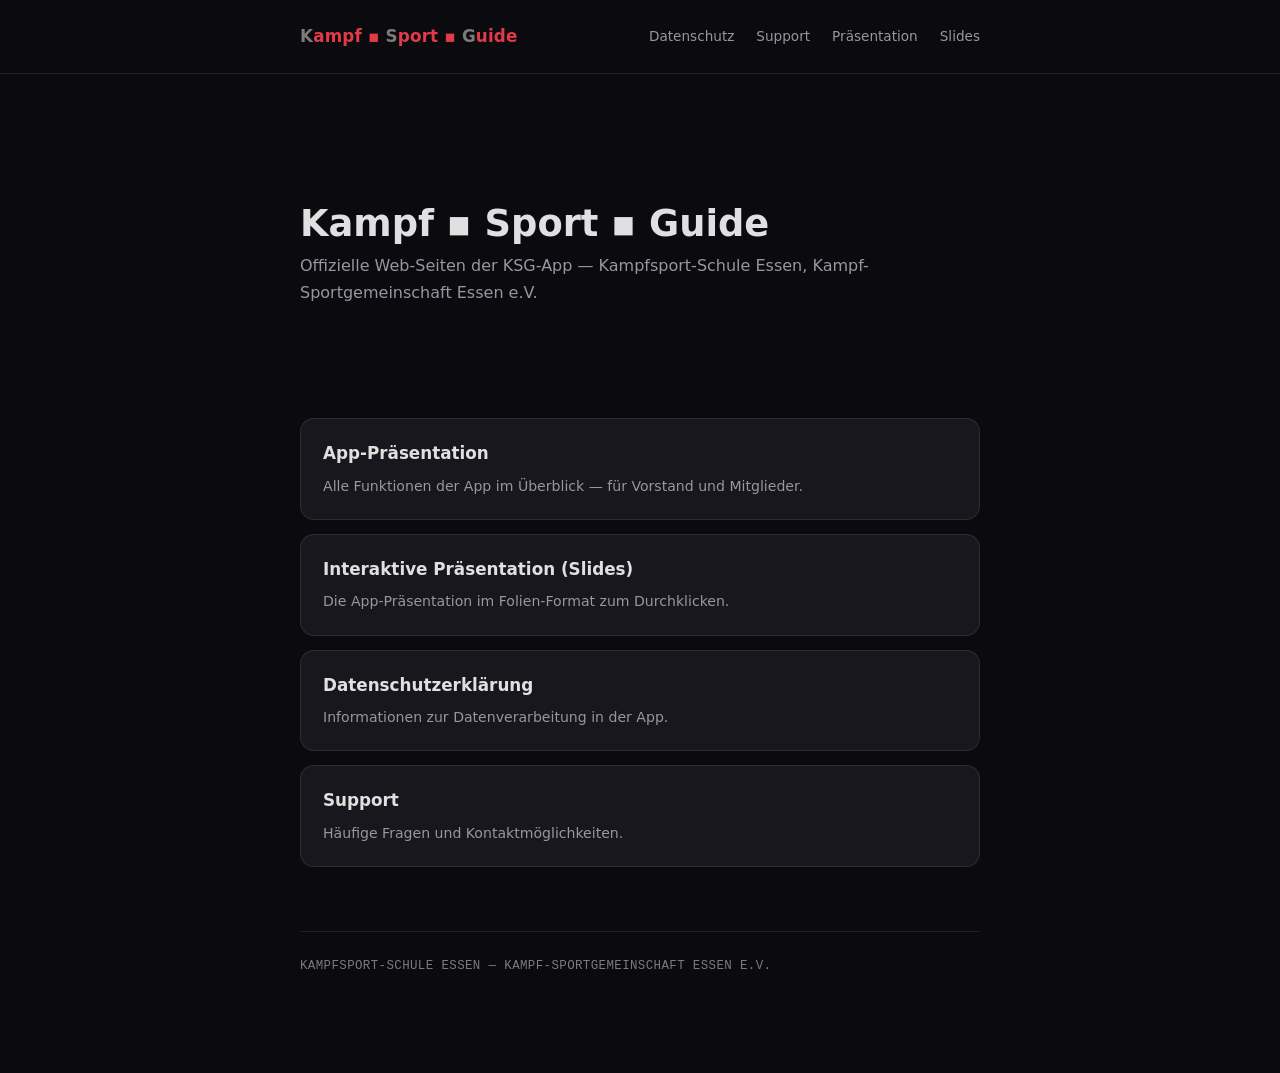
<file: index.html>
<!doctype html>
<html lang="de">
<head>
<meta charset="utf-8" />
<meta name="viewport" content="width=device-width, initial-scale=1" />
<title>Kampf ▪ Sport ▪ Guide</title>
<link rel="stylesheet" href="assets/site.css" />
</head>
<body>

<header class="site-header">
  <div class="wrap">
    <a class="brand" href="index.html"><b>K</b>ampf ▪ <b>S</b>port ▪ <b>G</b>uide</a>
    <nav class="site-nav">
      <a href="privacy.html">Datenschutz</a>
      <a href="support.html">Support</a>
      <a href="praesentation/KSG_KB_Praesentation.html">Präsentation</a>
      <a href="praesentation/KSG_KB_Praesentation_Slides.html">Slides</a>
    </nav>
  </div>
</header>

<main class="wrap">
  <div class="home-hero">
    <h1>Kampf ▪ Sport ▪ Guide</h1>
    <p class="subtitle">Offizielle Web-Seiten der KSG-App — Kampfsport-Schule Essen, Kampf-Sportgemeinschaft Essen e.V.</p>
  </div>

  <div class="home-links">
    <a class="home-link" href="praesentation/KSG_KB_Praesentation.html">
      <b>App-Präsentation</b>
      <span>Alle Funktionen der App im Überblick — für Vorstand und Mitglieder.</span>
    </a>
    <a class="home-link" href="praesentation/KSG_KB_Praesentation_Slides.html">
      <b>Interaktive Präsentation (Slides)</b>
      <span>Die App-Präsentation im Folien-Format zum Durchklicken.</span>
    </a>
    <a class="home-link" href="privacy.html">
      <b>Datenschutzerklärung</b>
      <span>Informationen zur Datenverarbeitung in der App.</span>
    </a>
    <a class="home-link" href="support.html">
      <b>Support</b>
      <span>Häufige Fragen und Kontaktmöglichkeiten.</span>
    </a>
  </div>

  <div class="site-footer">KAMPFSPORT-SCHULE ESSEN — KAMPF-SPORTGEMEINSCHAFT ESSEN E.V.</div>
</main>

</body>
</html>
</file>
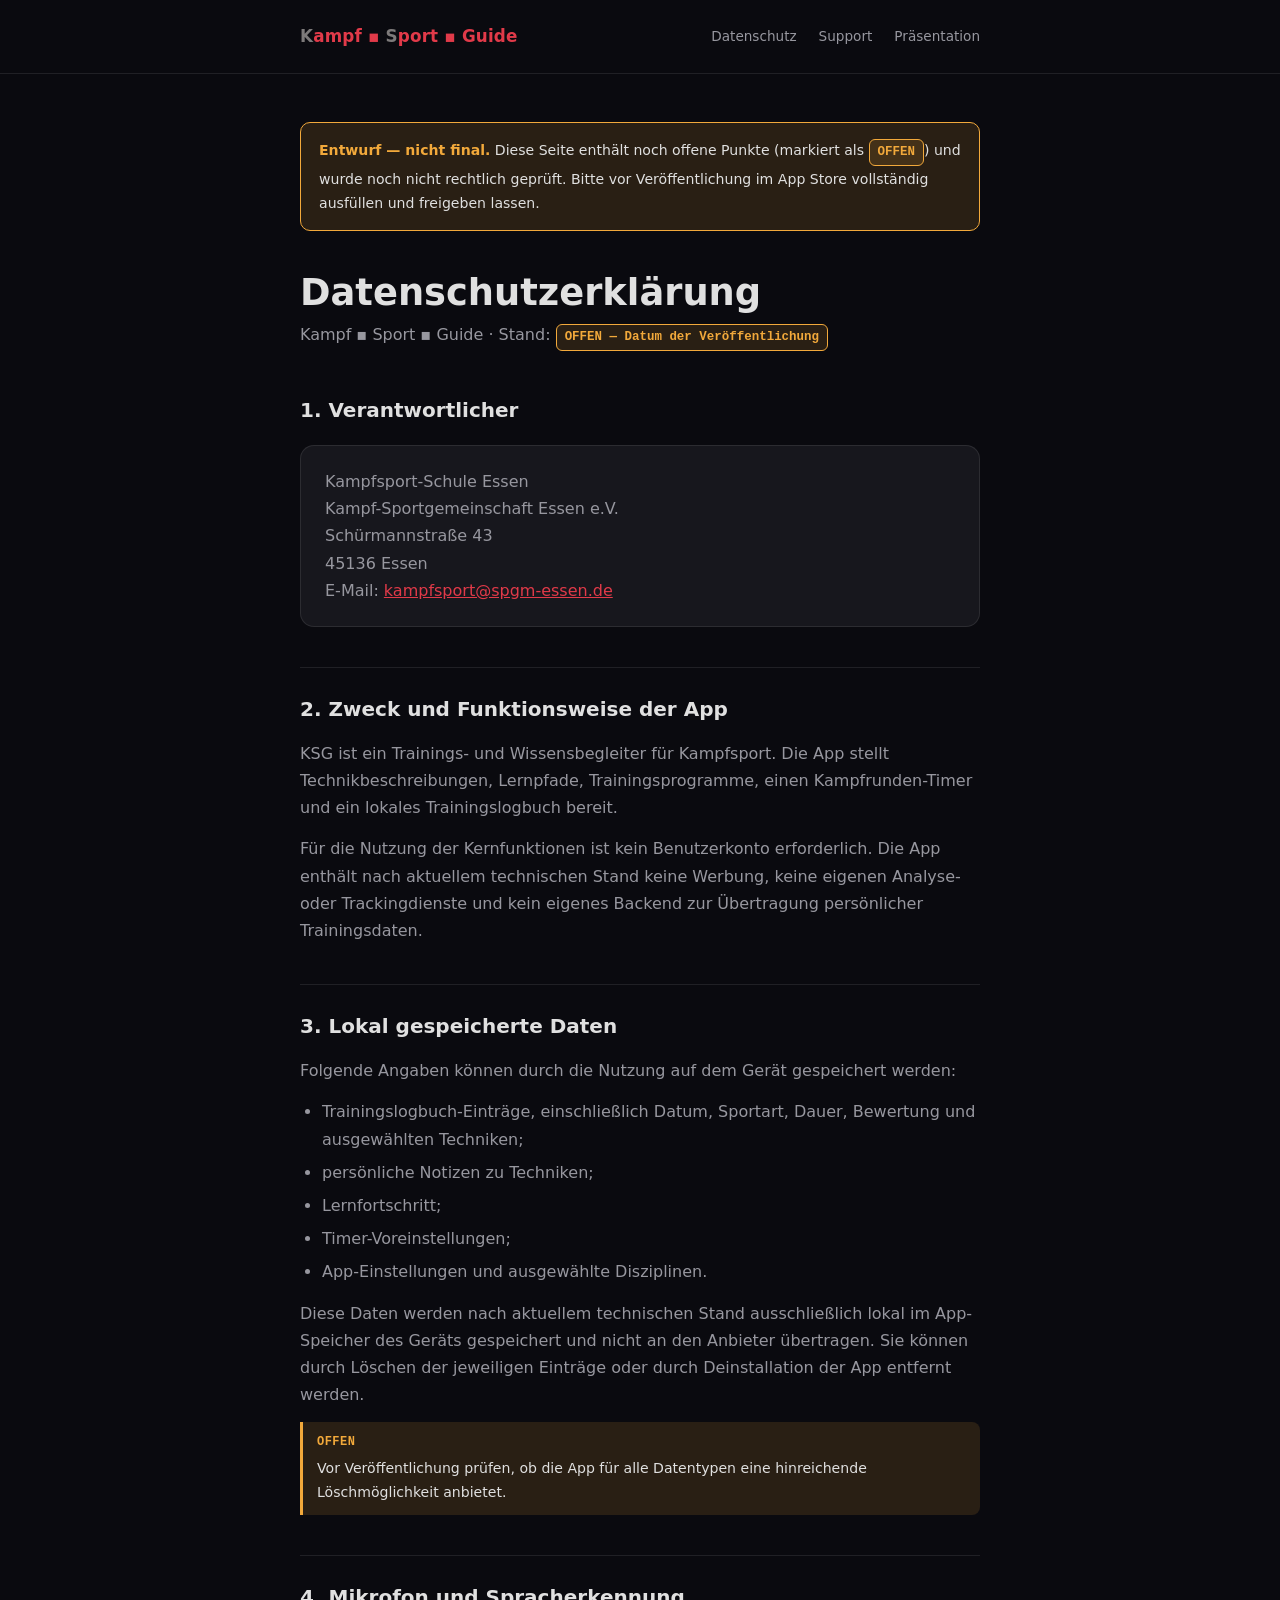
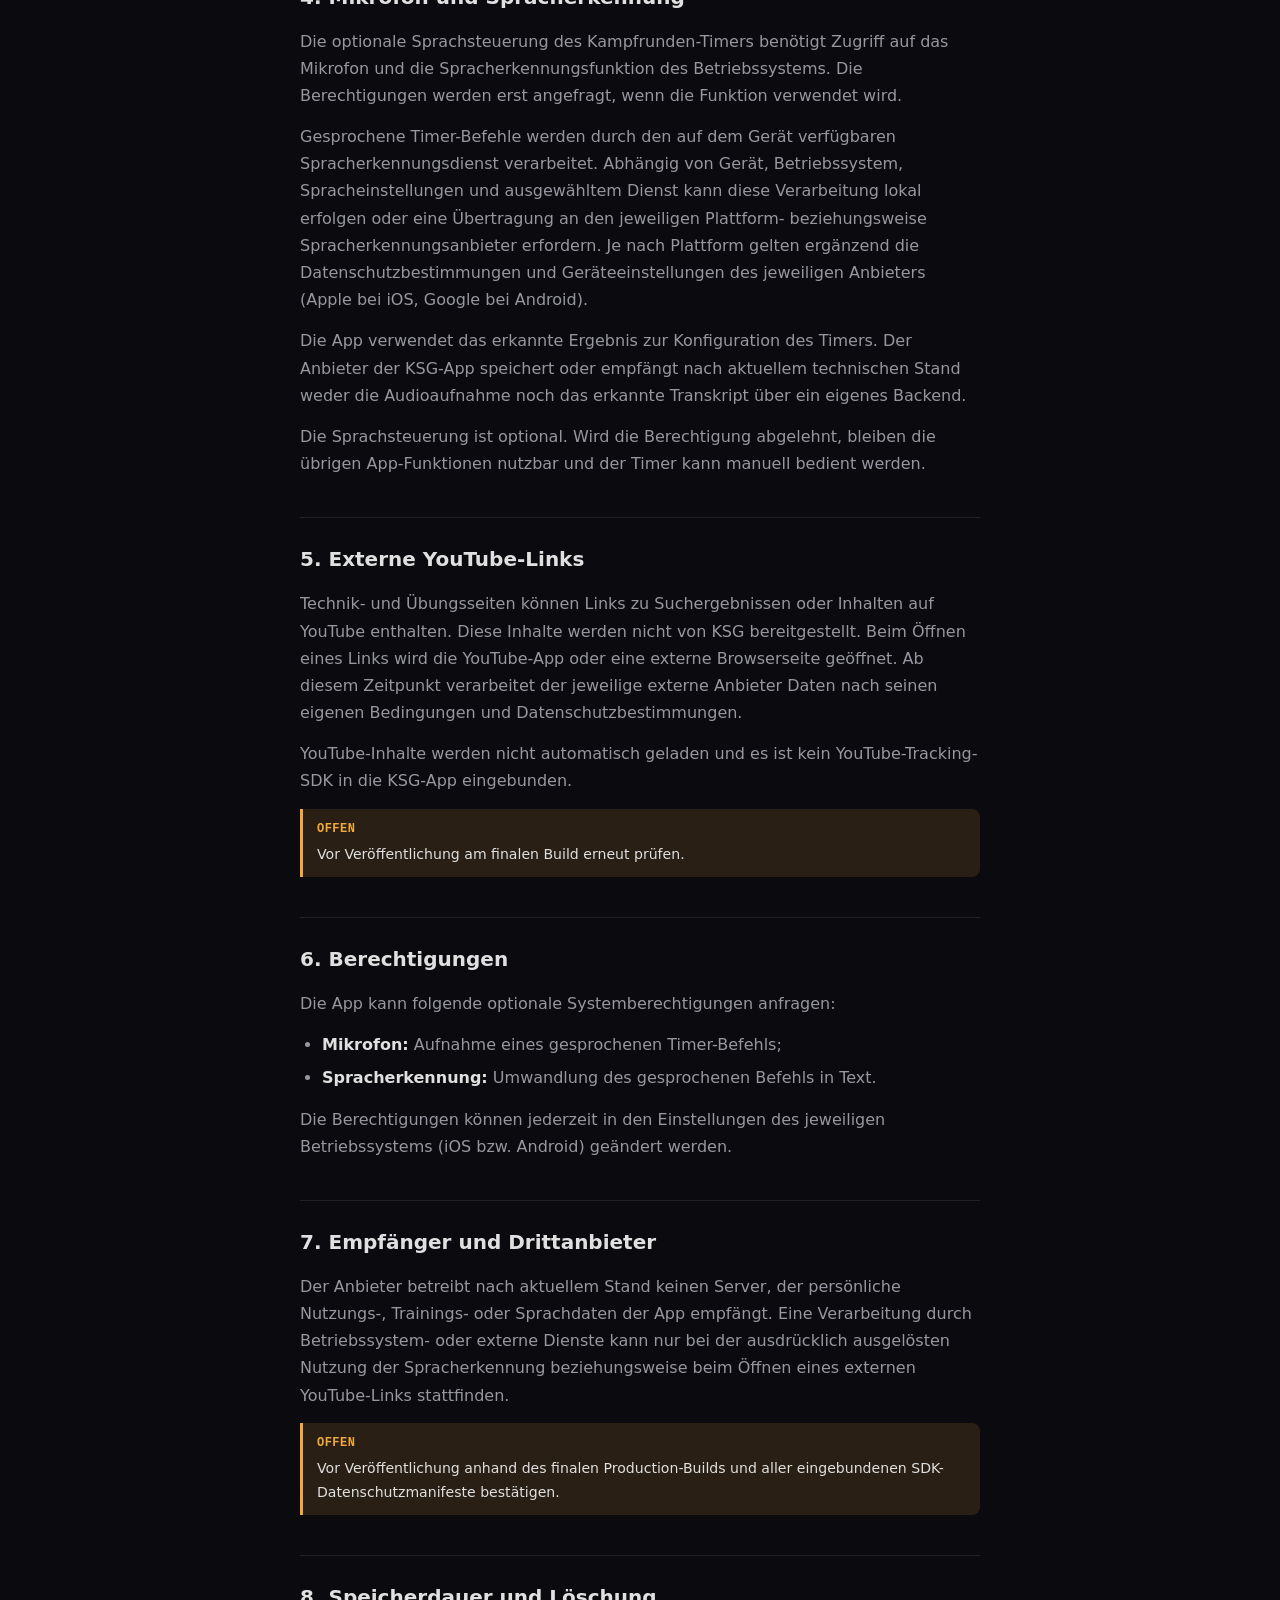
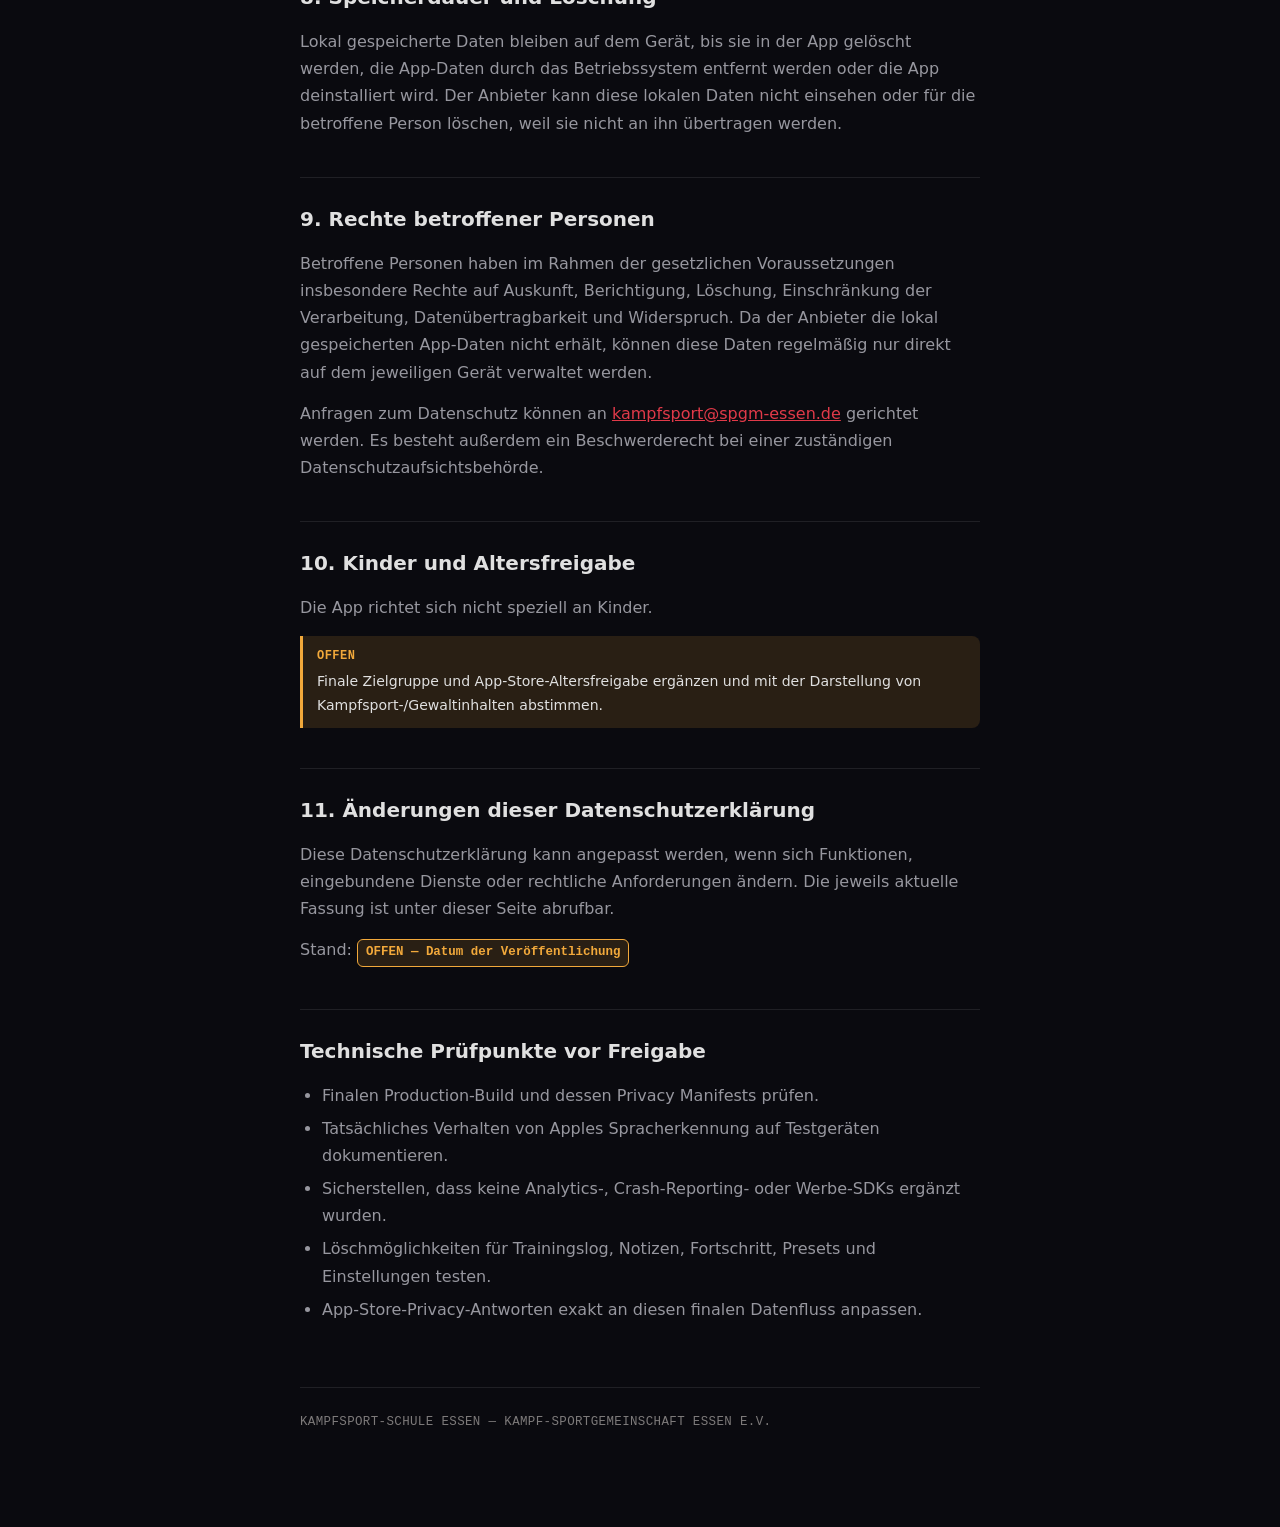
<file: privacy.html>
<!doctype html>
<html lang="de">
<head>
<meta charset="utf-8" />
<meta name="viewport" content="width=device-width, initial-scale=1" />
<title>Datenschutzerklärung — Kampf ▪ Sport ▪ Guide</title>
<link rel="stylesheet" href="assets/site.css" />
</head>
<body>

<header class="site-header">
  <div class="wrap">
    <a class="brand" href="index.html"><b>K</b>ampf ▪ <b>S</b>port ▪ <em>Guide</em></a>
    <nav class="site-nav">
      <a href="privacy.html">Datenschutz</a>
      <a href="support.html">Support</a>
      <a href="praesentation/KSG_KB_Praesentation.html">Präsentation</a>
    </nav>
  </div>
</header>

<main class="wrap">
  <div class="draft-banner">
    <b>Entwurf — nicht final.</b> Diese Seite enthält noch offene Punkte (markiert als <span class="todo">OFFEN</span>) und wurde noch nicht rechtlich geprüft. Bitte vor Veröffentlichung im App Store vollständig ausfüllen und freigeben lassen.
  </div>

  <h1>Datenschutzerklärung</h1>
  <p class="subtitle">Kampf ▪ Sport ▪ Guide · Stand: <span class="todo">OFFEN — Datum der Veröffentlichung</span></p>

  <h2>1. Verantwortlicher</h2>
  <div class="contact-card">
    Kampfsport-Schule Essen<br />
    Kampf-Sportgemeinschaft Essen e.V.<br />
    Schürmannstraße 43<br />
    45136 Essen<br />
    E-Mail: <a href="mailto:kampfsport@spgm-essen.de">kampfsport@spgm-essen.de</a>
  </div>

  <h2>2. Zweck und Funktionsweise der App</h2>
  <p>KSG ist ein Trainings- und Wissensbegleiter für Kampfsport. Die App stellt Technikbeschreibungen, Lernpfade, Trainingsprogramme, einen Kampfrunden-Timer und ein lokales Trainingslogbuch bereit.</p>
  <p>Für die Nutzung der Kernfunktionen ist kein Benutzerkonto erforderlich. Die App enthält nach aktuellem technischen Stand keine Werbung, keine eigenen Analyse- oder Trackingdienste und kein eigenes Backend zur Übertragung persönlicher Trainingsdaten.</p>

  <h2>3. Lokal gespeicherte Daten</h2>
  <p>Folgende Angaben können durch die Nutzung auf dem Gerät gespeichert werden:</p>
  <ul>
    <li>Trainingslogbuch-Einträge, einschließlich Datum, Sportart, Dauer, Bewertung und ausgewählten Techniken;</li>
    <li>persönliche Notizen zu Techniken;</li>
    <li>Lernfortschritt;</li>
    <li>Timer-Voreinstellungen;</li>
    <li>App-Einstellungen und ausgewählte Disziplinen.</li>
  </ul>
  <p>Diese Daten werden nach aktuellem technischen Stand ausschließlich lokal im App-Speicher des Geräts gespeichert und nicht an den Anbieter übertragen. Sie können durch Löschen der jeweiligen Einträge oder durch Deinstallation der App entfernt werden.</p>
  <div class="todo-block"><b>OFFEN</b>Vor Veröffentlichung prüfen, ob die App für alle Datentypen eine hinreichende Löschmöglichkeit anbietet.</div>

  <h2>4. Mikrofon und Spracherkennung</h2>
  <p>Die optionale Sprachsteuerung des Kampfrunden-Timers benötigt Zugriff auf das Mikrofon und die Spracherkennungsfunktion des Betriebssystems. Die Berechtigungen werden erst angefragt, wenn die Funktion verwendet wird.</p>
  <p>Gesprochene Timer-Befehle werden durch den auf dem Gerät verfügbaren Spracherkennungsdienst verarbeitet. Abhängig von Gerät, Betriebssystem, Spracheinstellungen und ausgewähltem Dienst kann diese Verarbeitung lokal erfolgen oder eine Übertragung an den jeweiligen Plattform- beziehungsweise Spracherkennungsanbieter erfordern. Je nach Plattform gelten ergänzend die Datenschutzbestimmungen und Geräteeinstellungen des jeweiligen Anbieters (Apple bei iOS, Google bei Android).</p>
  <p>Die App verwendet das erkannte Ergebnis zur Konfiguration des Timers. Der Anbieter der KSG-App speichert oder empfängt nach aktuellem technischen Stand weder die Audioaufnahme noch das erkannte Transkript über ein eigenes Backend.</p>
  <p>Die Sprachsteuerung ist optional. Wird die Berechtigung abgelehnt, bleiben die übrigen App-Funktionen nutzbar und der Timer kann manuell bedient werden.</p>

  <h2>5. Externe YouTube-Links</h2>
  <p>Technik- und Übungsseiten können Links zu Suchergebnissen oder Inhalten auf YouTube enthalten. Diese Inhalte werden nicht von KSG bereitgestellt. Beim Öffnen eines Links wird die YouTube-App oder eine externe Browserseite geöffnet. Ab diesem Zeitpunkt verarbeitet der jeweilige externe Anbieter Daten nach seinen eigenen Bedingungen und Datenschutzbestimmungen.</p>
  <p>YouTube-Inhalte werden nicht automatisch geladen und es ist kein YouTube-Tracking-SDK in die KSG-App eingebunden.</p>
  <div class="todo-block"><b>OFFEN</b>Vor Veröffentlichung am finalen Build erneut prüfen.</div>

  <h2>6. Berechtigungen</h2>
  <p>Die App kann folgende optionale Systemberechtigungen anfragen:</p>
  <ul>
    <li><strong>Mikrofon:</strong> Aufnahme eines gesprochenen Timer-Befehls;</li>
    <li><strong>Spracherkennung:</strong> Umwandlung des gesprochenen Befehls in Text.</li>
  </ul>
  <p>Die Berechtigungen können jederzeit in den Einstellungen des jeweiligen Betriebssystems (iOS bzw. Android) geändert werden.</p>

  <h2>7. Empfänger und Drittanbieter</h2>
  <p>Der Anbieter betreibt nach aktuellem Stand keinen Server, der persönliche Nutzungs-, Trainings- oder Sprachdaten der App empfängt. Eine Verarbeitung durch Betriebssystem- oder externe Dienste kann nur bei der ausdrücklich ausgelösten Nutzung der Spracherkennung beziehungsweise beim Öffnen eines externen YouTube-Links stattfinden.</p>
  <div class="todo-block"><b>OFFEN</b>Vor Veröffentlichung anhand des finalen Production-Builds und aller eingebundenen SDK-Datenschutzmanifeste bestätigen.</div>

  <h2>8. Speicherdauer und Löschung</h2>
  <p>Lokal gespeicherte Daten bleiben auf dem Gerät, bis sie in der App gelöscht werden, die App-Daten durch das Betriebssystem entfernt werden oder die App deinstalliert wird. Der Anbieter kann diese lokalen Daten nicht einsehen oder für die betroffene Person löschen, weil sie nicht an ihn übertragen werden.</p>

  <h2>9. Rechte betroffener Personen</h2>
  <p>Betroffene Personen haben im Rahmen der gesetzlichen Voraussetzungen insbesondere Rechte auf Auskunft, Berichtigung, Löschung, Einschränkung der Verarbeitung, Datenübertragbarkeit und Widerspruch. Da der Anbieter die lokal gespeicherten App-Daten nicht erhält, können diese Daten regelmäßig nur direkt auf dem jeweiligen Gerät verwaltet werden.</p>
  <p>Anfragen zum Datenschutz können an <a href="mailto:kampfsport@spgm-essen.de">kampfsport@spgm-essen.de</a> gerichtet werden. Es besteht außerdem ein Beschwerderecht bei einer zuständigen Datenschutzaufsichtsbehörde.</p>

  <h2>10. Kinder und Altersfreigabe</h2>
  <p>Die App richtet sich nicht speziell an Kinder.</p>
  <div class="todo-block"><b>OFFEN</b>Finale Zielgruppe und App-Store-Altersfreigabe ergänzen und mit der Darstellung von Kampfsport-/Gewaltinhalten abstimmen.</div>

  <h2>11. Änderungen dieser Datenschutzerklärung</h2>
  <p>Diese Datenschutzerklärung kann angepasst werden, wenn sich Funktionen, eingebundene Dienste oder rechtliche Anforderungen ändern. Die jeweils aktuelle Fassung ist unter dieser Seite abrufbar.</p>
  <p>Stand: <span class="todo">OFFEN — Datum der Veröffentlichung</span></p>

  <h2>Technische Prüfpunkte vor Freigabe</h2>
  <ul>
    <li>Finalen Production-Build und dessen Privacy Manifests prüfen.</li>
    <li>Tatsächliches Verhalten von Apples Spracherkennung auf Testgeräten dokumentieren.</li>
    <li>Sicherstellen, dass keine Analytics-, Crash-Reporting- oder Werbe-SDKs ergänzt wurden.</li>
    <li>Löschmöglichkeiten für Trainingslog, Notizen, Fortschritt, Presets und Einstellungen testen.</li>
    <li>App-Store-Privacy-Antworten exakt an diesen finalen Datenfluss anpassen.</li>
  </ul>

  <div class="site-footer">KAMPFSPORT-SCHULE ESSEN — KAMPF-SPORTGEMEINSCHAFT ESSEN E.V.</div>
</main>

</body>
</html>
</file>
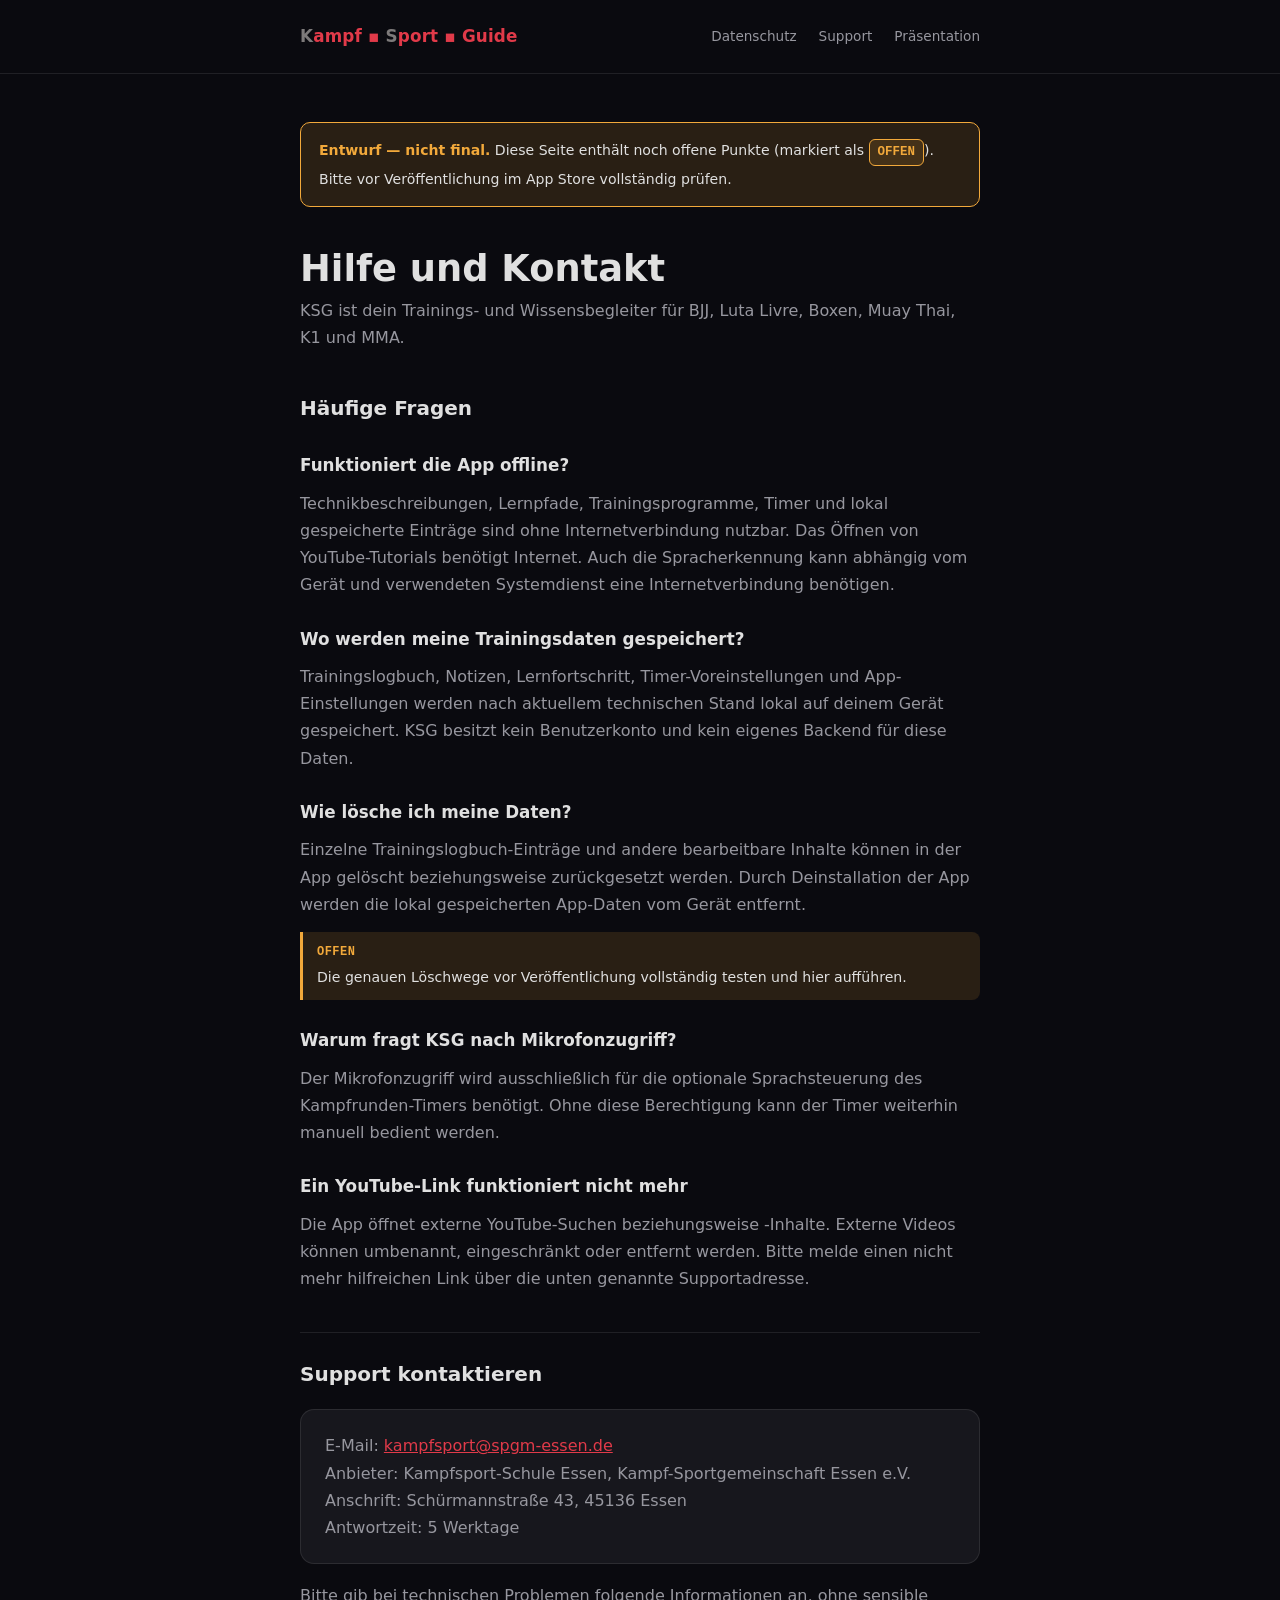
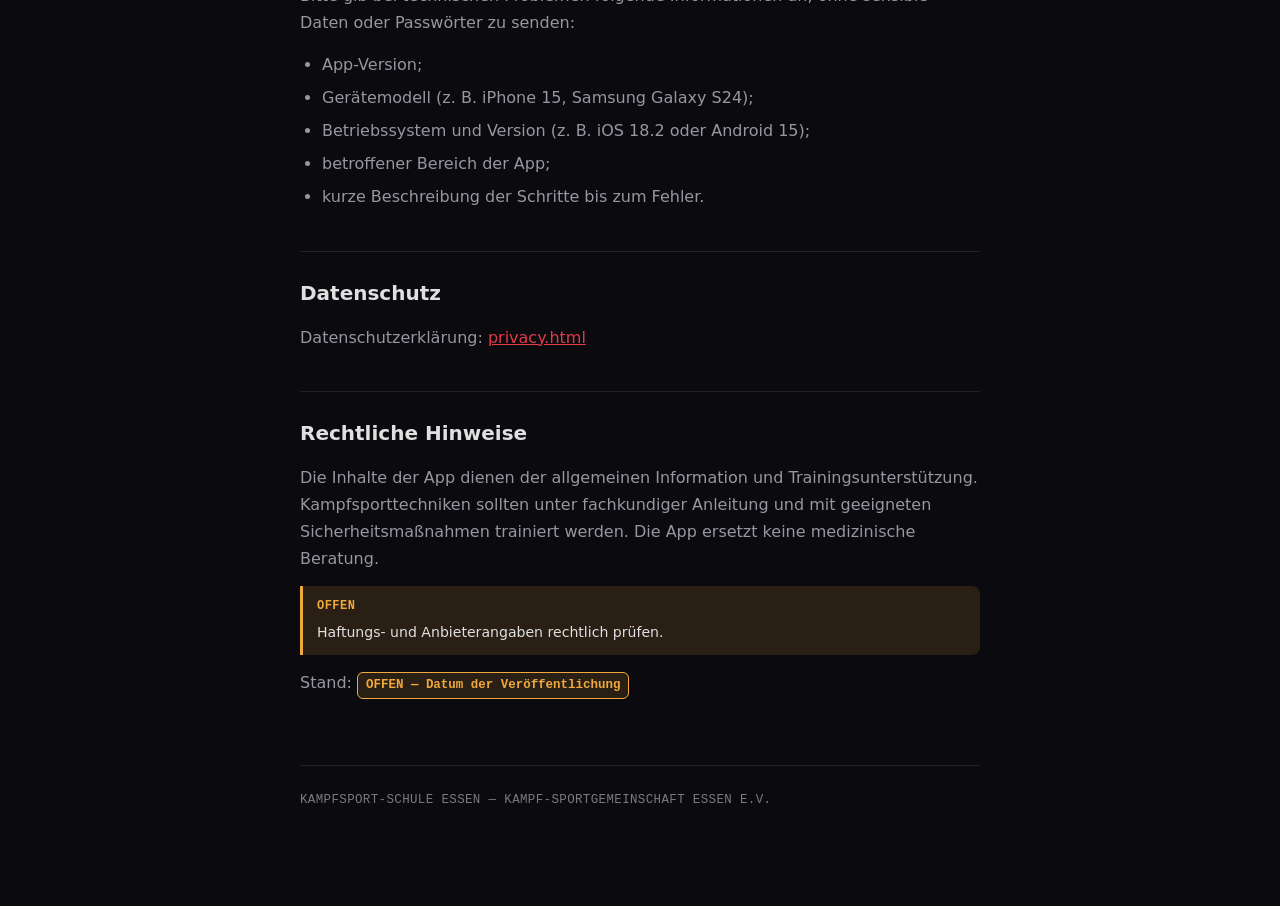
<file: support.html>
<!doctype html>
<html lang="de">
<head>
<meta charset="utf-8" />
<meta name="viewport" content="width=device-width, initial-scale=1" />
<title>Support — Kampf ▪ Sport ▪ Guide</title>
<link rel="stylesheet" href="assets/site.css" />
</head>
<body>

<header class="site-header">
  <div class="wrap">
    <a class="brand" href="index.html"><b>K</b>ampf ▪ <b>S</b>port ▪ <em>Guide</em></a>
    <nav class="site-nav">
      <a href="privacy.html">Datenschutz</a>
      <a href="support.html">Support</a>
      <a href="praesentation/KSG_KB_Praesentation.html">Präsentation</a>
    </nav>
  </div>
</header>

<main class="wrap">
  <div class="draft-banner">
    <b>Entwurf — nicht final.</b> Diese Seite enthält noch offene Punkte (markiert als <span class="todo">OFFEN</span>). Bitte vor Veröffentlichung im App Store vollständig prüfen.
  </div>

  <h1>Hilfe und Kontakt</h1>
  <p class="subtitle">KSG ist dein Trainings- und Wissensbegleiter für BJJ, Luta Livre, Boxen, Muay Thai, K1 und MMA.</p>

  <h2>Häufige Fragen</h2>

  <h3>Funktioniert die App offline?</h3>
  <p>Technikbeschreibungen, Lernpfade, Trainingsprogramme, Timer und lokal gespeicherte Einträge sind ohne Internetverbindung nutzbar. Das Öffnen von YouTube-Tutorials benötigt Internet. Auch die Spracherkennung kann abhängig vom Gerät und verwendeten Systemdienst eine Internetverbindung benötigen.</p>

  <h3>Wo werden meine Trainingsdaten gespeichert?</h3>
  <p>Trainingslogbuch, Notizen, Lernfortschritt, Timer-Voreinstellungen und App-Einstellungen werden nach aktuellem technischen Stand lokal auf deinem Gerät gespeichert. KSG besitzt kein Benutzerkonto und kein eigenes Backend für diese Daten.</p>

  <h3>Wie lösche ich meine Daten?</h3>
  <p>Einzelne Trainingslogbuch-Einträge und andere bearbeitbare Inhalte können in der App gelöscht beziehungsweise zurückgesetzt werden. Durch Deinstallation der App werden die lokal gespeicherten App-Daten vom Gerät entfernt.</p>
  <div class="todo-block"><b>OFFEN</b>Die genauen Löschwege vor Veröffentlichung vollständig testen und hier aufführen.</div>

  <h3>Warum fragt KSG nach Mikrofonzugriff?</h3>
  <p>Der Mikrofonzugriff wird ausschließlich für die optionale Sprachsteuerung des Kampfrunden-Timers benötigt. Ohne diese Berechtigung kann der Timer weiterhin manuell bedient werden.</p>

  <h3>Ein YouTube-Link funktioniert nicht mehr</h3>
  <p>Die App öffnet externe YouTube-Suchen beziehungsweise -Inhalte. Externe Videos können umbenannt, eingeschränkt oder entfernt werden. Bitte melde einen nicht mehr hilfreichen Link über die unten genannte Supportadresse.</p>

  <h2>Support kontaktieren</h2>
  <div class="contact-card">
    E-Mail: <a href="mailto:kampfsport@spgm-essen.de">kampfsport@spgm-essen.de</a><br />
    Anbieter: Kampfsport-Schule Essen, Kampf-Sportgemeinschaft Essen e.V.<br />
    Anschrift: Schürmannstraße 43, 45136 Essen<br />
    Antwortzeit: 5 Werktage <br />
  </div>

  <p>Bitte gib bei technischen Problemen folgende Informationen an, ohne sensible Daten oder Passwörter zu senden:</p>
  <ul>
    <li>App-Version;</li>
    <li>Gerätemodell (z. B. iPhone 15, Samsung Galaxy S24);</li>
    <li>Betriebssystem und Version (z. B. iOS 18.2 oder Android 15);</li>
    <li>betroffener Bereich der App;</li>
    <li>kurze Beschreibung der Schritte bis zum Fehler.</li>
  </ul>

  <h2>Datenschutz</h2>
  <p>Datenschutzerklärung: <a href="privacy.html">privacy.html</a></p>

  <h2>Rechtliche Hinweise</h2>
  <p>Die Inhalte der App dienen der allgemeinen Information und Trainingsunterstützung. Kampfsporttechniken sollten unter fachkundiger Anleitung und mit geeigneten Sicherheitsmaßnahmen trainiert werden. Die App ersetzt keine medizinische Beratung.</p>
  <div class="todo-block"><b>OFFEN</b>Haftungs- und Anbieterangaben rechtlich prüfen.</div>

  <p>Stand: <span class="todo">OFFEN — Datum der Veröffentlichung</span></p>

  <div class="site-footer">KAMPFSPORT-SCHULE ESSEN — KAMPF-SPORTGEMEINSCHAFT ESSEN E.V.</div>
</main>

</body>
</html>
</file>
<file: assets/site.css>
:root{
  --bg: #0a0a0f;
  --bg-card: #17171d;
  --bg-alt: #1b1b22;
  --line: rgba(255,255,255,.09);
  --line-strong: rgba(255,255,255,.16);
  --text: #e0e0e0;
  --text-dim: #97979f;
  --text-faint: #7d7a7a;
  --accent: #a71928;
  --accent-bright: #e13a49;
  --warn: #f2a93b;
  --warn-soft: rgba(242,169,59,.13);
  --font-body: -apple-system, 'Segoe UI', Roboto, system-ui, sans-serif;
  --font-mono: 'Consolas', 'SF Mono', monospace;
}

*{ box-sizing:border-box; }
html{ background:var(--bg); }
body{
  margin:0; background:var(--bg); color:var(--text);
  font-family:var(--font-body); font-size:16px; line-height:1.7;
  -webkit-font-smoothing:antialiased;
}
a{ color:var(--accent-bright); }
a:hover{ text-decoration:none; }

.wrap{ max-width:760px; margin:0 auto; padding:0 clamp(20px,5vw,40px) 96px; }

.site-header{
  border-bottom:1px solid var(--line); padding:22px 0; margin-bottom:48px;
}
.site-header .wrap{ padding-bottom:0; display:flex; align-items:center; justify-content:space-between; gap:16px; flex-wrap:wrap; }
.brand{ font-weight:800; font-size:1.05rem; text-decoration:none; letter-spacing:.01em; }
.brand b{ color:var(--text-faint); font-weight:800; }
.brand em{ color:var(--accent-bright); font-style:normal; }
.site-nav{ display:flex; gap:22px; font-size:.85rem; }
.site-nav a{ color:var(--text-dim); text-decoration:none; }
.site-nav a:hover{ color:var(--text); }

.draft-banner{
  background:var(--warn-soft); border:1px solid var(--warn); border-radius:10px;
  padding:14px 18px; font-size:.88rem; color:var(--text); margin-bottom:40px;
}
.draft-banner b{ color:var(--warn); }

h1{ font-size:clamp(1.7rem,4vw,2.3rem); line-height:1.2; margin:0 0 6px; text-wrap:balance; }
.subtitle{ color:var(--text-dim); font-size:1rem; margin:0 0 40px; }

h2{ font-size:1.25rem; margin:40px 0 14px; padding-top:24px; border-top:1px solid var(--line); }
h2:first-of-type{ border-top:none; padding-top:0; }
h3{ font-size:1.05rem; margin:26px 0 10px; color:var(--text); }
p{ color:var(--text-dim); margin:0 0 14px; }
ul, ol{ color:var(--text-dim); padding-left:22px; margin:0 0 14px; }
li{ margin-bottom:6px; }
strong{ color:var(--text); font-weight:600; }

.todo{
  display:inline-block; background:var(--warn-soft); border:1px solid var(--warn);
  color:var(--warn); font-family:var(--font-mono); font-size:.78rem; font-weight:600;
  padding:2px 8px; border-radius:6px; margin:2px 0;
}
.todo-block{
  background:var(--warn-soft); border-left:3px solid var(--warn); border-radius:0 8px 8px 0;
  padding:10px 14px; margin:14px 0; font-size:.88rem; color:var(--text);
}
.todo-block b{ color:var(--warn); font-family:var(--font-mono); font-size:.75rem; letter-spacing:.04em; display:block; margin-bottom:4px; }

.contact-card{
  background:var(--bg-card); border:1px solid var(--line); border-radius:14px;
  padding:22px 24px; margin:18px 0; font-style:normal; color:var(--text-dim);
}
.contact-card b{ color:var(--text); }

.site-footer{
  border-top:1px solid var(--line); margin-top:64px; padding-top:24px;
  font-size:.78rem; color:var(--text-faint); font-family:var(--font-mono); letter-spacing:.03em;
}

.home-hero{ padding:80px 0 40px; text-align:left; }
.home-links{ display:grid; gap:14px; margin-top:32px; }
.home-link{
  display:block; background:var(--bg-card); border:1px solid var(--line); border-radius:14px;
  padding:20px 22px; text-decoration:none; color:var(--text); transition:border-color .2s ease, transform .2s ease;
}
.home-link:hover{ border-color:var(--accent-bright); transform:translateX(3px); }
.home-link b{ display:block; font-size:1.05rem; margin-bottom:4px; }
.home-link span{ color:var(--text-dim); font-size:.88rem; }
</file>
